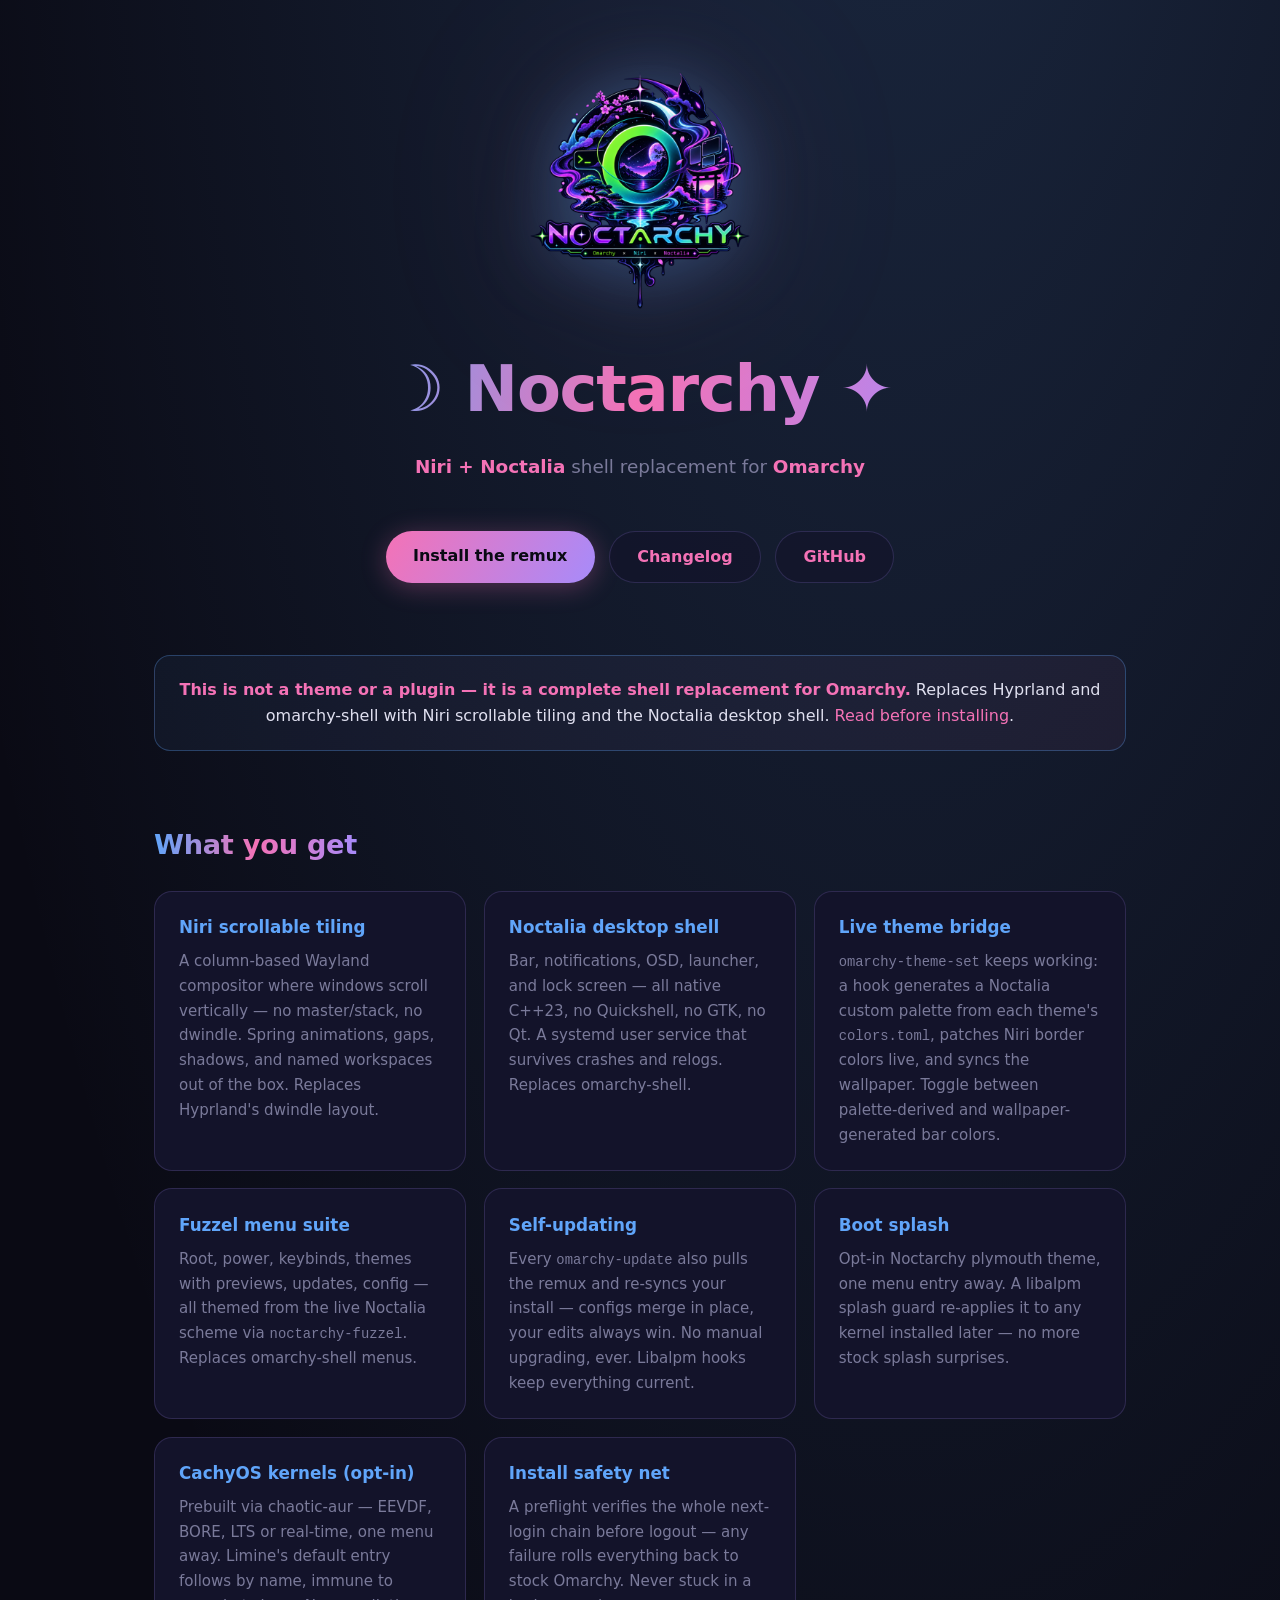
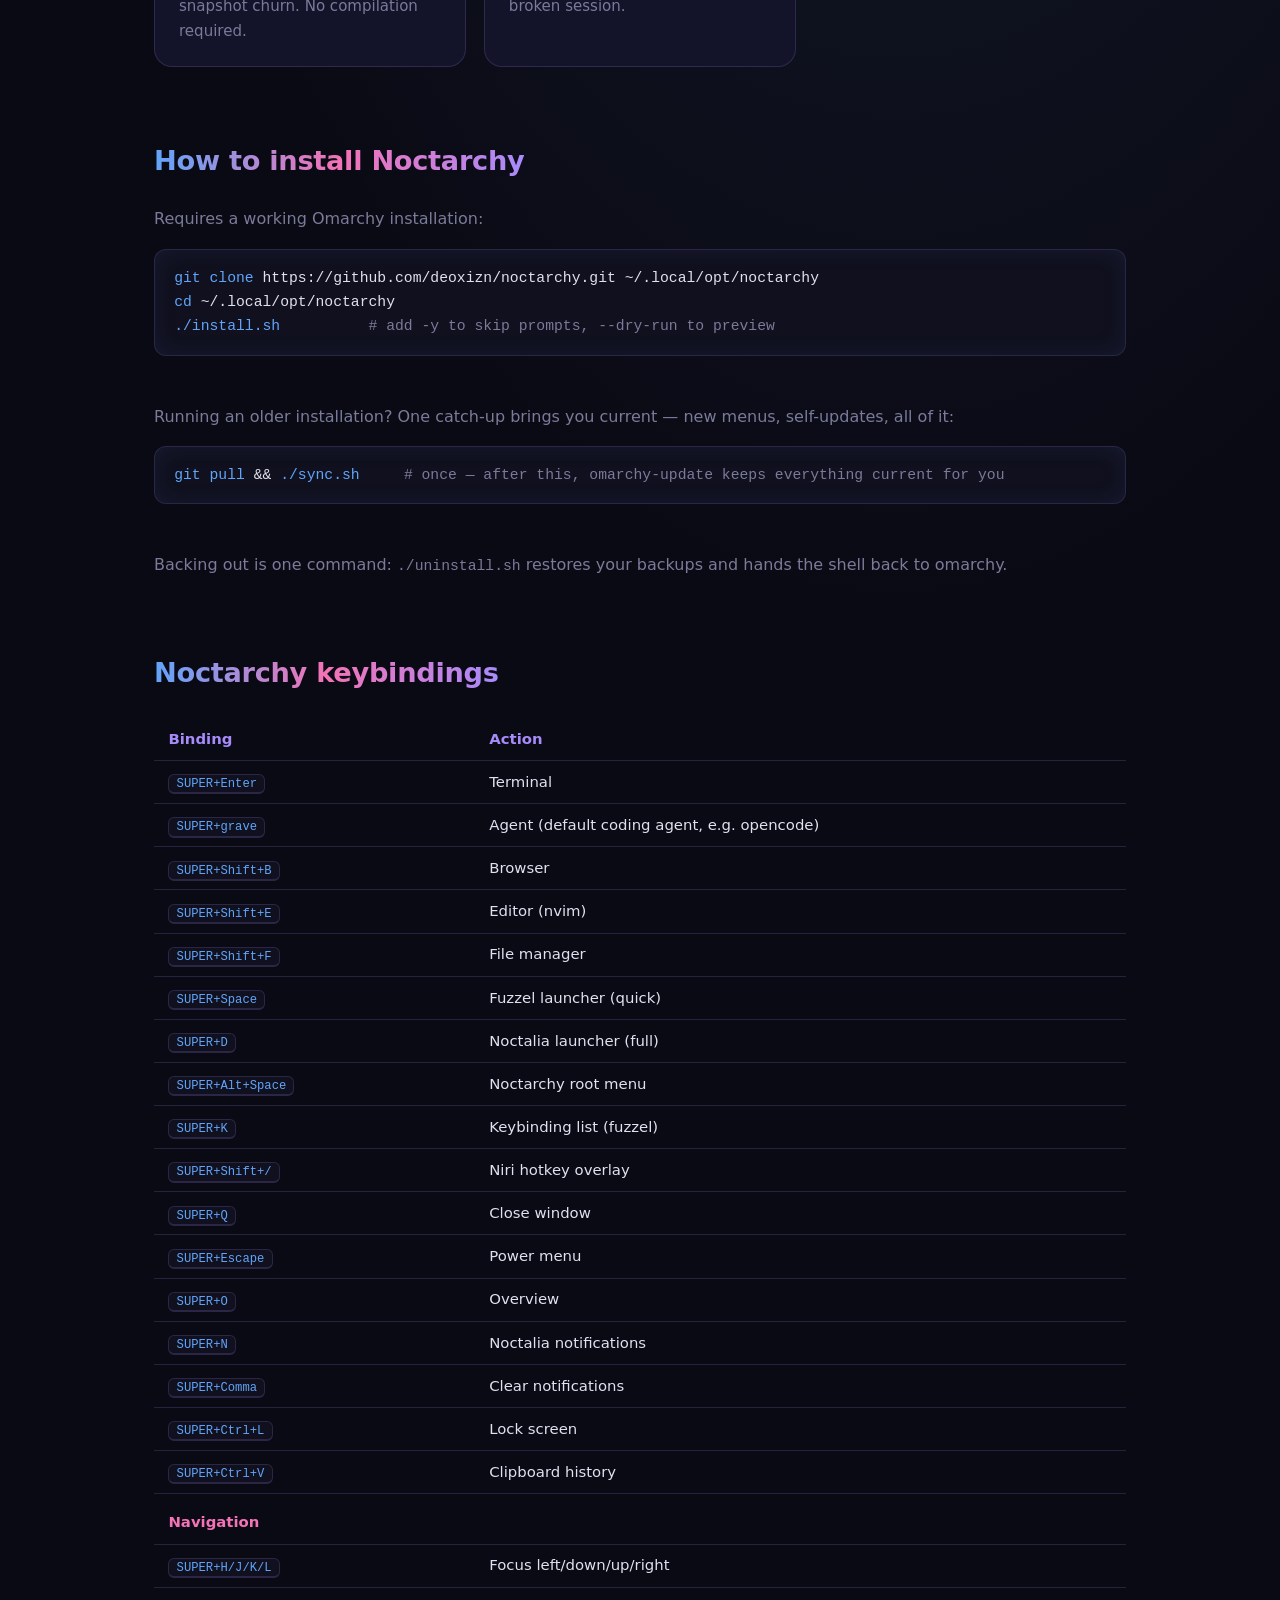
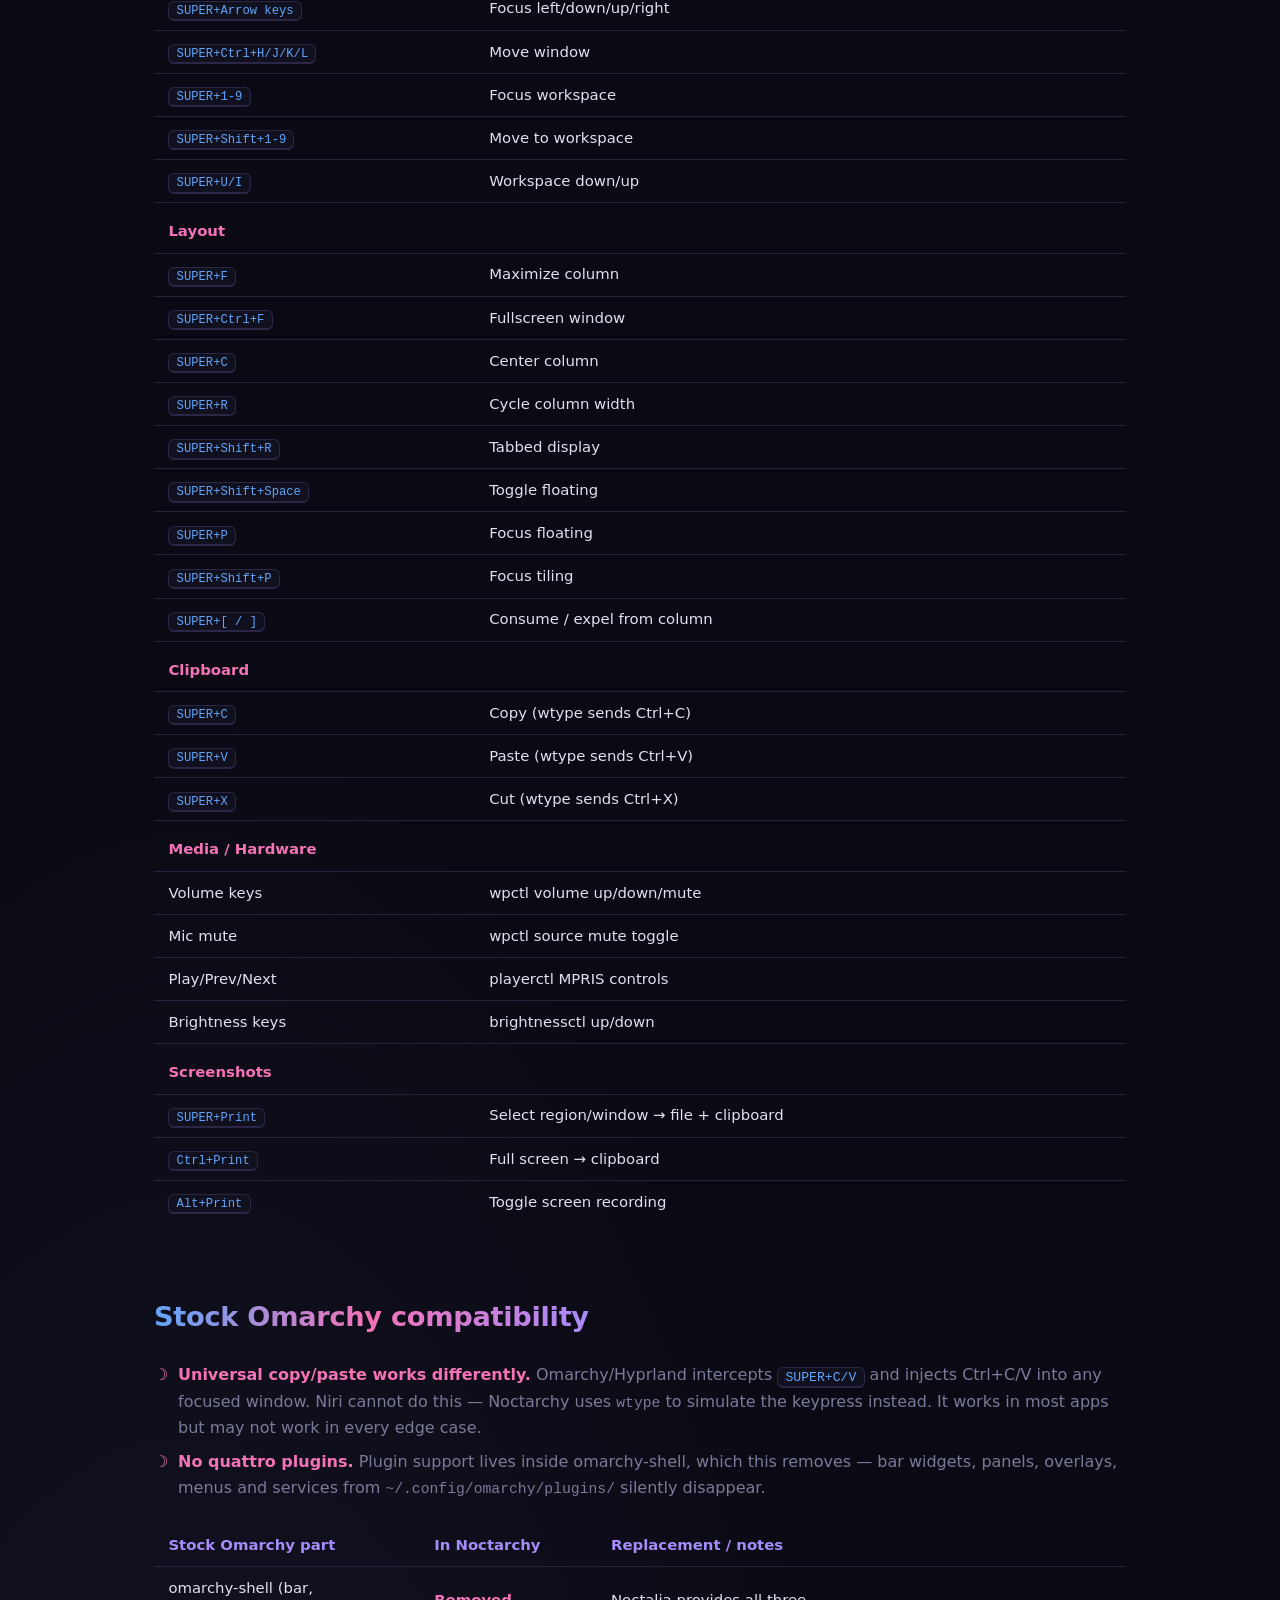
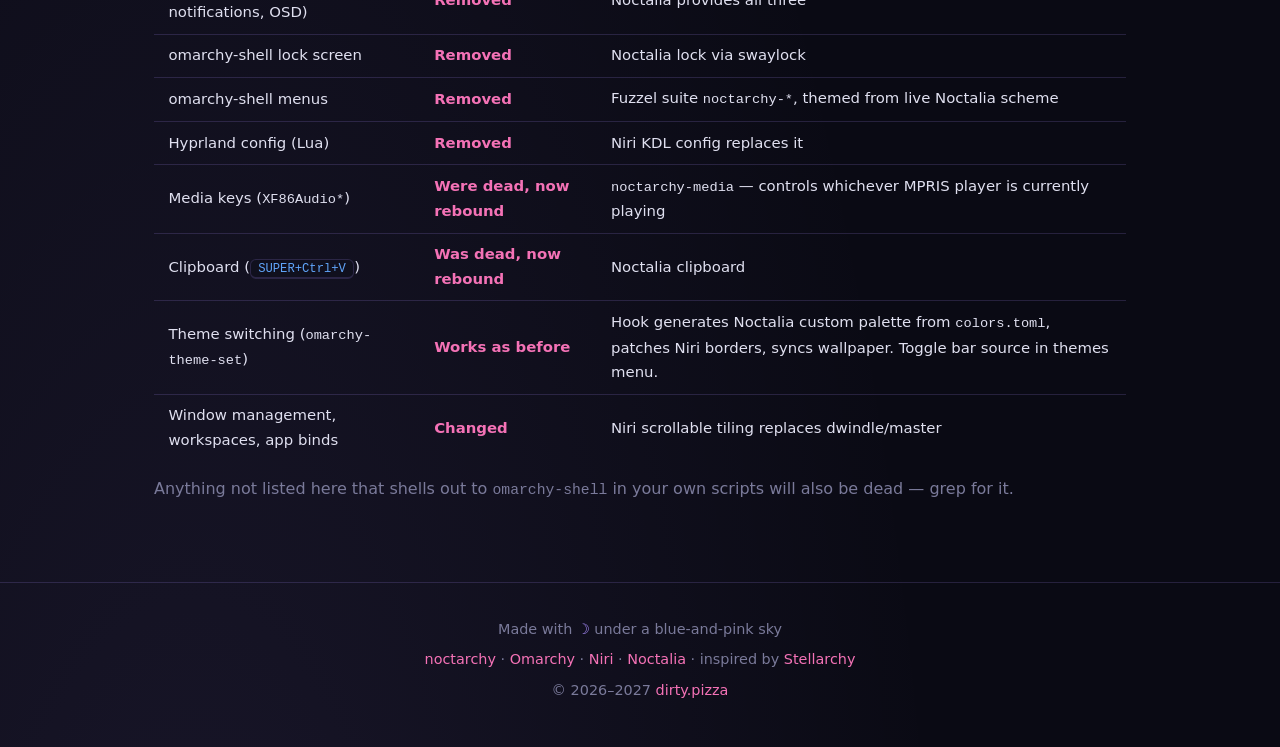
<file: docs/index.html>
<!DOCTYPE html>
<html lang="en">
<head>
<meta charset="UTF-8">
<meta name="viewport" content="width=device-width, initial-scale=1.0">
<title>Noctarchy — Niri + Noctalia Shell Replacement for Omarchy | Arch Linux</title>
<meta name="description" content="Noctarchy replaces Hyprland and omarchy-shell on Omarchy with Niri scrollable tiling and the Noctalia desktop shell. Live theme bridging, CachyOS kernel menu, self-updating sync, and a preflight safety net — one command to install.">
<meta name="keywords" content="Noctarchy, Omarchy, Niri, Noctalia, Wayland, Arch Linux, shell replacement, tiling window manager, scrollable tiling, CachyOS kernel, desktop shell, Hyprland replacement, Niri config, Noctalia shell, Omarchy remux, Linux rice, dwm, sway, fuzzel, plymouth, boot splash">
<meta name="author" content="Deoxizn">
<meta name="robots" content="index, follow">
<link rel="canonical" href="https://noctarchy.dirty.pizza/">
<meta name="theme-color" content="#0a0a14">
<meta property="og:type" content="website">
<meta property="og:site_name" content="Noctarchy">
<meta property="og:url" content="https://noctarchy.dirty.pizza/">
<meta property="og:title" content="Noctarchy — Niri + Noctalia Shell Replacement for Omarchy">
<meta property="og:description" content="Replace Hyprland with Niri scrollable tiling and Noctalia on Omarchy. Live theme bridging, CachyOS kernels, self-updating sync, and a safety net installer.">
<meta property="og:image" content="https://noctarchy.dirty.pizza/branding/noctarchy.png">
<meta property="og:image:alt" content="Noctarchy — a dark Wayland shell with blue and pink accents">
<meta property="og:locale" content="en_US">
<meta name="twitter:card" content="summary_large_image">
<meta name="twitter:title" content="Noctarchy — Niri + Noctalia Shell Replacement for Omarchy">
<meta name="twitter:description" content="Replace Hyprland with Niri scrollable tiling and Noctalia on Omarchy. Live theme bridging, CachyOS kernels, self-updating sync, and a safety net installer.">
<meta name="twitter:image" content="https://noctarchy.dirty.pizza/branding/noctarchy.png">
<script type="application/ld+json">
{
  "@context": "https://schema.org",
  "@type": "SoftwareApplication",
  "name": "Noctarchy",
  "description": "Niri + Noctalia shell replacement for Omarchy — scrollable tiling, live theme bridging, CachyOS kernel menu, self-updating sync hook, and a preflight safety net.",
  "url": "https://noctarchy.dirty.pizza/",
  "applicationCategory": "DeveloperApplication",
  "operatingSystem": "Arch Linux",
  "offers": {
    "@type": "Offer",
    "price": "0",
    "priceCurrency": "USD"
  },
  "softwareVersion": "latest",
  "downloadUrl": "https://github.com/deoxizn/noctarchy",
  "screenshot": "https://noctarchy.dirty.pizza/branding/noctarchy.png",
  "author": {
    "@type": "Person",
    "name": "Deoxizn"
  }
}
</script>
<link rel="icon" type="image/png" href="branding/noctarchy.png">
<style>
  :root {
    --bg: #0a0a14;
    --bg-soft: #10101e;
    --card: #13132a;
    --blue: #60a5fa;
    --pink: #f472b6;
    --purple: #a78bfa;
    --text: #e0e0f0;
    --muted: #7a7a9a;
    --line: rgba(167, 139, 250, 0.18);
  }
  * { margin: 0; padding: 0; box-sizing: border-box; }
  html { scroll-behavior: smooth; }
  body {
    background:
      radial-gradient(ellipse 80% 50% at 70% -10%, rgba(96, 165, 250, 0.20), transparent),
      radial-gradient(ellipse 60% 40% at 15% 110%, rgba(167, 139, 250, 0.10), transparent),
      var(--bg);
    color: var(--text);
    font-family: system-ui, -apple-system, "Segoe UI", sans-serif;
    line-height: 1.65;
    overflow-x: hidden;
  }

  .wrap { max-width: 1020px; margin: 0 auto; padding: 0 1.5rem; }
  section.wrap { margin-top: 4.5rem; margin-bottom: 1.5rem; }
  h2 {
    font-size: 1.7rem; margin-bottom: 1.4rem; letter-spacing: -0.01em;
    background: linear-gradient(90deg, var(--blue), var(--pink), var(--purple));
    -webkit-background-clip: text; background-clip: text; color: transparent;
    width: fit-content;
  }
  p { color: var(--text); }
  .muted { color: var(--muted); }
  a { color: var(--pink); text-decoration: none; }
  a:hover { color: var(--purple); text-decoration: underline; }

  code, pre {
    font-family: ui-monospace, "JetBrains Mono", "Fira Code", monospace;
    font-size: 0.92em;
  }
  pre {
    background: var(--bg-soft); border: 1px solid var(--line);
    border-radius: 12px; padding: 1rem 1.2rem; overflow-x: auto;
    box-shadow: inset 0 0 24px rgba(96, 165, 250, 0.08);
  }
  pre .c { color: var(--muted); } pre .g { color: var(--blue); }

  /* ── hero ──────────────────────────────────── */
  header.wrap { text-align: center; position: relative; margin-top: 4.5rem; margin-bottom: 3rem; }
  .logo {
    width: clamp(150px, 22vw, 220px); border-radius: 24px;
    filter: drop-shadow(0 0 34px rgba(96, 165, 250, 0.35)) drop-shadow(0 0 90px rgba(244, 114, 182, 0.12));
  }
  h1 {
    font-size: clamp(2.4rem, 7vw, 4rem); margin-top: 1.2rem; letter-spacing: -0.02em;
    background: linear-gradient(100deg, var(--blue) 15%, var(--pink) 50%, var(--purple) 85%);
    -webkit-background-clip: text; background-clip: text; color: transparent;
  }
  .tagline { font-size: 1.15rem; color: var(--muted); margin-top: 0.6rem; }
  .tagline b { color: var(--pink); font-weight: 600; }
  .cta-row { display: flex; gap: 0.9rem; justify-content: center; margin-top: 3rem; flex-wrap: wrap; }
  .btn {
    display: inline-block; padding: 0.75rem 1.7rem; border-radius: 999px;
    font-weight: 600; transition: transform .15s ease, box-shadow .15s ease;
  }
  .btn:hover { text-decoration: none; transform: translateY(-2px); }
  .btn-pink {
    background: linear-gradient(120deg, var(--pink), var(--purple));
    color: #0a0a14 !important;
    box-shadow: 0 4px 26px rgba(244, 114, 182, 0.30);
  }
  .btn-ghost {
    border: 1px solid var(--line); color: var(--pink) !important; background: rgba(19,19,42,.6);
  }
  .btn-ghost:hover { border-color: var(--pink); }

  /* ── callout ───────────────────────────────── */
  .callout {
    border: 1px solid rgba(96, 165, 250, 0.30);
    background: linear-gradient(120deg, rgba(96,165,250,.06), rgba(244,114,182,.06));
    border-radius: 16px; padding: 1.3rem 1.5rem; margin-top: 1rem;
    text-align: center;
  }
  .callout b { color: var(--pink); }

  /* ── cards ─────────────────────────────────── */
  .grid { display: grid; grid-template-columns: repeat(auto-fit, minmax(280px, 1fr)); gap: 1.1rem; }
  .card {
    background: var(--card); border: 1px solid var(--line); border-radius: 18px;
    padding: 1.4rem 1.5rem; transition: transform .18s ease, border-color .18s ease, box-shadow .18s ease;
  }
  .card:hover {
    transform: translateY(-4px); border-color: rgba(167, 139, 250, 0.40);
    box-shadow: 0 10px 34px rgba(96, 165, 250, 0.18);
  }
  .card h3 { font-size: 1.05rem; color: var(--blue); margin-bottom: 0.45rem; }
  .card p { font-size: 0.94rem; color: var(--muted); }

  /* ── tables ────────────────────────────────── */
  table { width: 100%; border-collapse: collapse; font-size: 0.93rem; }
  th, td { text-align: left; padding: 0.55rem 0.9rem; border-bottom: 1px solid var(--line); }
  th { color: var(--purple); font-weight: 600; white-space: nowrap; }
  td kbd, kbd {
    font-family: ui-monospace, monospace; font-size: 0.82em;
    background: var(--bg-soft); border: 1px solid var(--line); border-bottom-width: 2px;
    border-radius: 6px; padding: 0.1rem 0.45rem; color: var(--blue);
  }
  tr:last-child td { border-bottom: none; }

  ul.nice { list-style: none; }
  ul.nice li { padding-left: 1.5rem; position: relative; margin: 0.45rem 0; color: var(--muted); }
  ul.nice li::before { content: "☽"; position: absolute; left: 0; color: var(--pink); }
  ul.nice li b, td b { color: var(--pink); font-weight: 600; }

  /* ── changelog ─────────────────────────────── */
  .cl-entry { margin-bottom: 1.6rem; }
  .cl-date { font-weight: 600; color: var(--purple); margin-bottom: 0.3rem; font-size: 0.95rem; }
  .cl-entry ul { list-style: none; }
  .cl-entry li { padding-left: 1.2rem; position: relative; margin: 0.35rem 0; color: var(--muted); font-size: 0.93rem; }
  .cl-entry li::before { content: "—"; position: absolute; left: 0; color: var(--pink); }

  footer {
    margin-top: 5rem; padding: 2.2rem 0 3rem; text-align: center;
    color: var(--muted); font-size: 0.9rem;
    border-top: 1px solid var(--line);
  }
  footer .moon { color: var(--purple); }
</style>
</head>
<body>

<header class="wrap">
  <img src="branding/noctarchy.png" alt="Noctarchy logo — dark Wayland desktop shell with crescent moon and blue-pink gradient" class="logo">
  <h1>☽ Noctarchy ✦</h1>
  <p class="tagline"><b>Niri + Noctalia</b> shell replacement for <b>Omarchy</b></p>
  <nav class="cta-row">
    <a class="btn btn-pink" href="#install">Install the remux</a>
    <a class="btn btn-ghost" href="https://github.com/deoxizn/noctarchy/blob/master/CHANGELOG.md" target="_blank" rel="noopener">Changelog</a>
    <a class="btn btn-ghost" href="https://github.com/deoxizn/noctarchy" target="_blank" rel="noopener">GitHub</a>
  </nav>
</header>

<section class="wrap">
  <div class="callout">
    <b>This is not a theme or a plugin — it is a complete shell replacement for Omarchy.</b>
    Replaces Hyprland and omarchy-shell with Niri scrollable tiling and the Noctalia desktop shell.
    <a href="#limits">Read before installing</a>.
  </div>
</section>

<section class="wrap" id="features">
  <h2>What you get</h2>
  <div class="grid">
    <div class="card"><h3>Niri scrollable tiling</h3><p>A column-based Wayland compositor where windows scroll vertically — no master/stack, no dwindle. Spring animations, gaps, shadows, and named workspaces out of the box. Replaces Hyprland's dwindle layout.</p></div>
    <div class="card"><h3>Noctalia desktop shell</h3><p>Bar, notifications, OSD, launcher, and lock screen — all native C++23, no Quickshell, no GTK, no Qt. A systemd user service that survives crashes and relogs. Replaces omarchy-shell.</p></div>
    <div class="card"><h3>Live theme bridge</h3><p><code>omarchy-theme-set</code> keeps working: a hook generates a Noctalia custom palette from each theme's <code>colors.toml</code>, patches Niri border colors live, and syncs the wallpaper. Toggle between palette-derived and wallpaper-generated bar colors.</p></div>
    <div class="card"><h3>Fuzzel menu suite</h3><p>Root, power, keybinds, themes with previews, updates, config — all themed from the live Noctalia scheme via <code>noctarchy-fuzzel</code>. Replaces omarchy-shell menus.</p></div>
    <div class="card"><h3>Self-updating</h3><p>Every <code>omarchy-update</code> also pulls the remux and re-syncs your install — configs merge in place, your edits always win. No manual upgrading, ever. Libalpm hooks keep everything current.</p></div>
    <div class="card"><h3>Boot splash</h3><p>Opt-in Noctarchy plymouth theme, one menu entry away. A libalpm splash guard re-applies it to any kernel installed later — no more stock splash surprises.</p></div>
    <div class="card"><h3>CachyOS kernels (opt-in)</h3><p>Prebuilt via chaotic-aur — EEVDF, BORE, LTS or real-time, one menu away. Limine's default entry follows by name, immune to snapshot churn. No compilation required.</p></div>
    <div class="card"><h3>Install safety net</h3><p>A preflight verifies the whole next-login chain before logout — any failure rolls everything back to stock Omarchy. Never stuck in a broken session.</p></div>
  </div>
</section>

<section class="wrap" id="install">
  <h2>How to install Noctarchy</h2>
  <p class="muted" style="margin-bottom:1rem;">Requires a working Omarchy installation:</p>
<pre><span class="g">git clone</span> https://github.com/deoxizn/noctarchy.git ~/.local/opt/noctarchy
<span class="g">cd</span> ~/.local/opt/noctarchy
<span class="g">./install.sh</span>          <span class="c"># add -y to skip prompts, --dry-run to preview</span></pre>
  <p class="muted" style="margin:3rem 0 1rem;">Running an older installation? One catch-up brings you current — new menus, self-updates, all of it:</p>
<pre><span class="g">git pull</span> &amp;&amp; <span class="g">./sync.sh</span>     <span class="c"># once — after this, omarchy-update keeps everything current for you</span></pre>
  <p class="muted" style="margin-top:3rem;">Backing out is one command: <code>./uninstall.sh</code> restores your backups and hands the shell back to omarchy.</p>
</section>

<section class="wrap" id="keys">
  <h2>Noctarchy keybindings</h2>
  <table>
    <tr><th>Binding</th><th>Action</th></tr>
    <tr><td><kbd>SUPER+Enter</kbd></td><td>Terminal</td></tr>
    <tr><td><kbd>SUPER+grave</kbd></td><td>Agent (default coding agent, e.g. opencode)</td></tr>
    <tr><td><kbd>SUPER+Shift+B</kbd></td><td>Browser</td></tr>
    <tr><td><kbd>SUPER+Shift+E</kbd></td><td>Editor (nvim)</td></tr>
    <tr><td><kbd>SUPER+Shift+F</kbd></td><td>File manager</td></tr>
    <tr><td><kbd>SUPER+Space</kbd></td><td>Fuzzel launcher (quick)</td></tr>
    <tr><td><kbd>SUPER+D</kbd></td><td>Noctalia launcher (full)</td></tr>
    <tr><td><kbd>SUPER+Alt+Space</kbd></td><td>Noctarchy root menu</td></tr>
    <tr><td><kbd>SUPER+K</kbd></td><td>Keybinding list (fuzzel)</td></tr>
    <tr><td><kbd>SUPER+Shift+/</kbd></td><td>Niri hotkey overlay</td></tr>
    <tr><td><kbd>SUPER+Q</kbd></td><td>Close window</td></tr>
    <tr><td><kbd>SUPER+Escape</kbd></td><td>Power menu</td></tr>
    <tr><td><kbd>SUPER+O</kbd></td><td>Overview</td></tr>
    <tr><td><kbd>SUPER+N</kbd></td><td>Noctalia notifications</td></tr>
    <tr><td><kbd>SUPER+Comma</kbd></td><td>Clear notifications</td></tr>
    <tr><td><kbd>SUPER+Ctrl+L</kbd></td><td>Lock screen</td></tr>
    <tr><td><kbd>SUPER+Ctrl+V</kbd></td><td>Clipboard history</td></tr>
    <tr><td colspan="2" style="padding-top:1rem;"><b>Navigation</b></td></tr>
    <tr><td><kbd>SUPER+H/J/K/L</kbd></td><td>Focus left/down/up/right</td></tr>
    <tr><td><kbd>SUPER+Arrow keys</kbd></td><td>Focus left/down/up/right</td></tr>
    <tr><td><kbd>SUPER+Ctrl+H/J/K/L</kbd></td><td>Move window</td></tr>
    <tr><td><kbd>SUPER+1-9</kbd></td><td>Focus workspace</td></tr>
    <tr><td><kbd>SUPER+Shift+1-9</kbd></td><td>Move to workspace</td></tr>
    <tr><td><kbd>SUPER+U/I</kbd></td><td>Workspace down/up</td></tr>
    <tr><td colspan="2" style="padding-top:1rem;"><b>Layout</b></td></tr>
    <tr><td><kbd>SUPER+F</kbd></td><td>Maximize column</td></tr>
    <tr><td><kbd>SUPER+Ctrl+F</kbd></td><td>Fullscreen window</td></tr>
    <tr><td><kbd>SUPER+C</kbd></td><td>Center column</td></tr>
    <tr><td><kbd>SUPER+R</kbd></td><td>Cycle column width</td></tr>
    <tr><td><kbd>SUPER+Shift+R</kbd></td><td>Tabbed display</td></tr>
    <tr><td><kbd>SUPER+Shift+Space</kbd></td><td>Toggle floating</td></tr>
    <tr><td><kbd>SUPER+P</kbd></td><td>Focus floating</td></tr>
    <tr><td><kbd>SUPER+Shift+P</kbd></td><td>Focus tiling</td></tr>
    <tr><td><kbd>SUPER+[ / ]</kbd></td><td>Consume / expel from column</td></tr>
    <tr><td colspan="2" style="padding-top:1rem;"><b>Clipboard</b></td></tr>
    <tr><td><kbd>SUPER+C</kbd></td><td>Copy (wtype sends Ctrl+C)</td></tr>
    <tr><td><kbd>SUPER+V</kbd></td><td>Paste (wtype sends Ctrl+V)</td></tr>
    <tr><td><kbd>SUPER+X</kbd></td><td>Cut (wtype sends Ctrl+X)</td></tr>
    <tr><td colspan="2" style="padding-top:1rem;"><b>Media / Hardware</b></td></tr>
    <tr><td>Volume keys</td><td>wpctl volume up/down/mute</td></tr>
    <tr><td>Mic mute</td><td>wpctl source mute toggle</td></tr>
    <tr><td>Play/Prev/Next</td><td>playerctl MPRIS controls</td></tr>
    <tr><td>Brightness keys</td><td>brightnessctl up/down</td></tr>
    <tr><td colspan="2" style="padding-top:1rem;"><b>Screenshots</b></td></tr>
    <tr><td><kbd>SUPER+Print</kbd></td><td>Select region/window → file + clipboard</td></tr>
    <tr><td><kbd>Ctrl+Print</kbd></td><td>Full screen → clipboard</td></tr>
    <tr><td><kbd>Alt+Print</kbd></td><td>Toggle screen recording</td></tr>
  </table>
</section>

<section class="wrap" id="limits">
  <h2>Stock Omarchy compatibility</h2>
  <ul class="nice">
    <li><b>Universal copy/paste works differently.</b> Omarchy/Hyprland intercepts <kbd>SUPER+C/V</kbd> and injects Ctrl+C/V into any focused window. Niri cannot do this — Noctarchy uses <code>wtype</code> to simulate the keypress instead. It works in most apps but may not work in every edge case.</li>
    <li><b>No quattro plugins.</b> Plugin support lives inside omarchy-shell, which this removes — bar widgets, panels, overlays, menus and services from <code>~/.config/omarchy/plugins/</code> silently disappear.</li>
  </ul>
  <table style="margin-top:1.4rem;">
    <tr><th>Stock Omarchy part</th><th>In Noctarchy</th><th>Replacement / notes</th></tr>
    <tr><td>omarchy-shell (bar, notifications, OSD)</td><td><b>Removed</b></td><td>Noctalia provides all three</td></tr>
    <tr><td>omarchy-shell lock screen</td><td><b>Removed</b></td><td>Noctalia lock via swaylock</td></tr>
    <tr><td>omarchy-shell menus</td><td><b>Removed</b></td><td>Fuzzel suite <code>noctarchy-*</code>, themed from live Noctalia scheme</td></tr>
    <tr><td>Hyprland config (Lua)</td><td><b>Removed</b></td><td>Niri KDL config replaces it</td></tr>
    <tr><td>Media keys (<code>XF86Audio*</code>)</td><td><b>Were dead, now rebound</b></td><td><code>noctarchy-media</code> — controls whichever MPRIS player is currently playing</td></tr>
    <tr><td>Clipboard (<kbd>SUPER+Ctrl+V</kbd>)</td><td><b>Was dead, now rebound</b></td><td>Noctalia clipboard</td></tr>
    <tr><td>Theme switching (<code>omarchy-theme-set</code>)</td><td><b>Works as before</b></td><td>Hook generates Noctalia custom palette from <code>colors.toml</code>, patches Niri borders, syncs wallpaper. Toggle bar source in themes menu.</td></tr>
    <tr><td>Window management, workspaces, app binds</td><td><b>Changed</b></td><td>Niri scrollable tiling replaces dwindle/master</td></tr>
  </table>
  <p class="muted" style="margin-top:0.9rem;">Anything not listed here that shells out to <code>omarchy-shell</code> in your own scripts will also be dead — grep for it.</p>
</section>

<footer>
  <div>Made with <span class="moon">☽</span> under a blue-and-pink sky</div>
  <div style="margin-top:.4rem;">
    <a href="https://github.com/deoxizn/noctarchy" target="_blank" rel="noopener">noctarchy</a> ·
    <a href="https://github.com/basecamp/omarchy" target="_blank" rel="noopener">Omarchy</a> ·
    <a href="https://github.com/niri-wm/niri" target="_blank" rel="noopener">Niri</a> ·
    <a href="https://github.com/noctalia-dev/noctalia" target="_blank" rel="noopener">Noctalia</a> ·
    inspired by <a href="https://github.com/deoxizn/stellarchy" target="_blank" rel="noopener">Stellarchy</a>
  </div>
  <div style="margin-top:.4rem;">© 2026–2027 <a href="https://dirty.pizza" target="_blank" rel="noopener">dirty.pizza</a></div>
</footer>

</body>
</html>
</file>
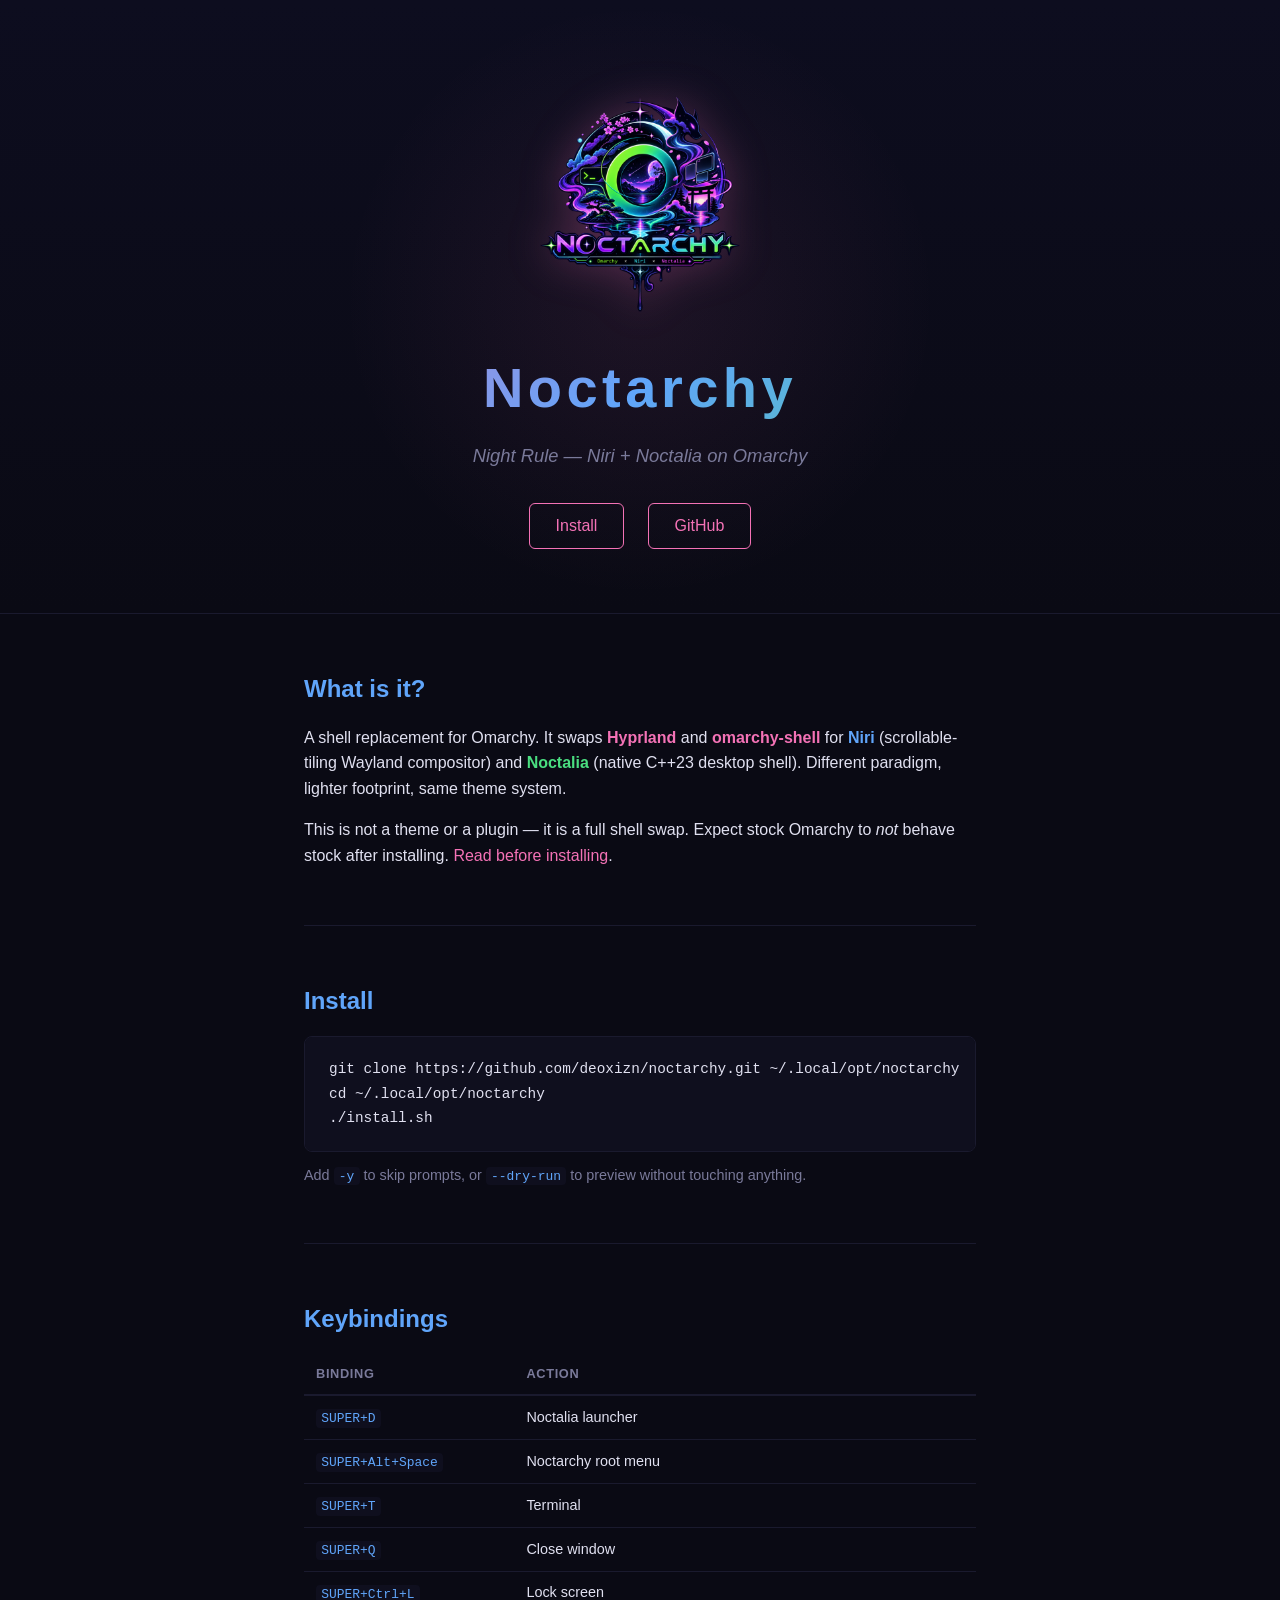
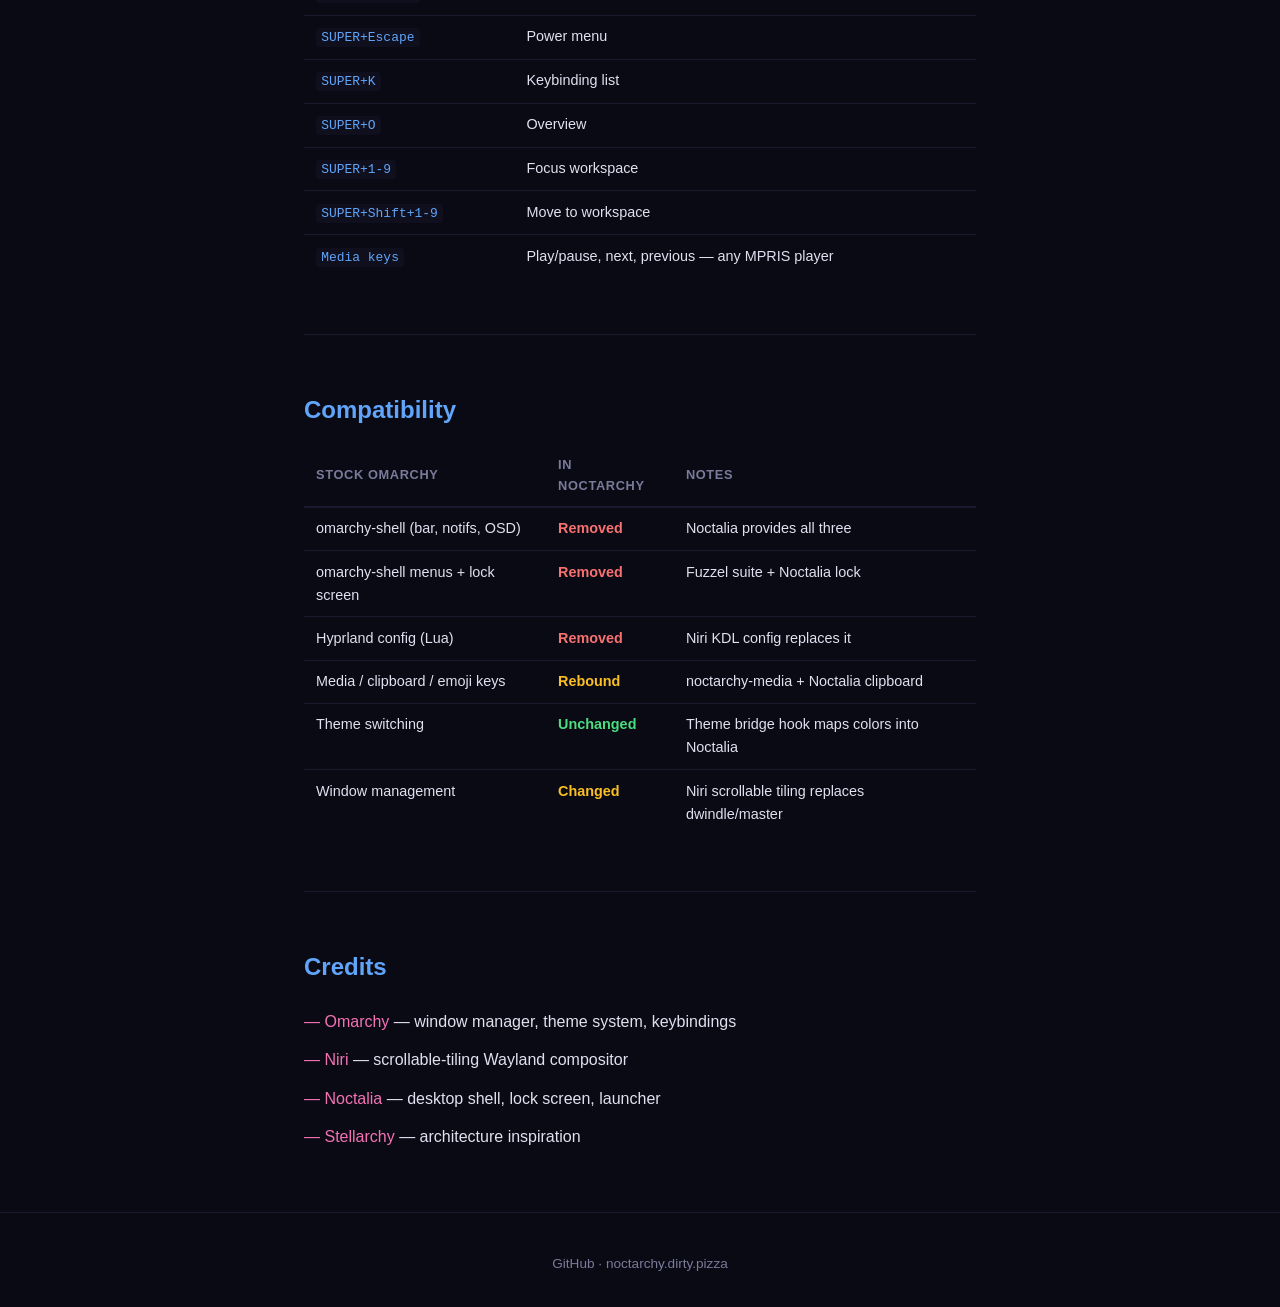
<file: website/index.html>
<!DOCTYPE html>
<html lang="en">
<head>
  <meta charset="UTF-8">
  <meta name="viewport" content="width=device-width, initial-scale=1.0">
  <title>Noctarchy — Night Rule</title>
  <meta name="description" content="Niri + Noctalia on Omarchy. A scrollable-tiling shell replacement.">
  <link rel="stylesheet" href="style.css">
  <link rel="icon" href="../branding/noctarchy.png" type="image/png">
</head>
<body>

  <header class="hero">
    <img src="../branding/noctarchy.png" alt="Noctarchy" class="logo">
    <h1>Noctarchy</h1>
    <p class="tagline">Night Rule — Niri + Noctalia on Omarchy</p>
    <div class="hero-links">
      <a href="#install">Install</a>
      <a href="https://github.com/deoxizn/noctarchy">GitHub</a>
    </div>
  </header>

  <main>

    <section id="what">
      <h2>What is it?</h2>
      <p>
        A shell replacement for Omarchy. It swaps
        <span class="strong-pink">Hyprland</span> and
        <span class="strong-pink">omarchy-shell</span> for
        <span class="strong-blue">Niri</span> (scrollable-tiling Wayland
        compositor) and <span class="strong-green">Noctalia</span> (native
        C++23 desktop shell). Different paradigm, lighter footprint, same
        theme system.
      </p>
      <p>
        This is not a theme or a plugin — it is a full shell swap. Expect
        stock Omarchy to <em>not</em> behave stock after installing.
        <a href="https://github.com/deoxizn/noctarchy#read-this-first">Read
        before installing</a>.
      </p>
    </section>

    <section id="install">
      <h2>Install</h2>
      <pre><code>git clone https://github.com/deoxizn/noctarchy.git ~/.local/opt/noctarchy
cd ~/.local/opt/noctarchy
./install.sh</code></pre>
      <p class="note">
        Add <code>-y</code> to skip prompts, or <code>--dry-run</code> to
        preview without touching anything.
      </p>
    </section>

    <section id="keybindings">
      <h2>Keybindings</h2>
      <table>
        <thead>
          <tr><th>Binding</th><th>Action</th></tr>
        </thead>
        <tbody>
          <tr><td><code>SUPER+D</code></td><td>Noctalia launcher</td></tr>
          <tr><td><code>SUPER+Alt+Space</code></td><td>Noctarchy root menu</td></tr>
          <tr><td><code>SUPER+T</code></td><td>Terminal</td></tr>
          <tr><td><code>SUPER+Q</code></td><td>Close window</td></tr>
          <tr><td><code>SUPER+Ctrl+L</code></td><td>Lock screen</td></tr>
          <tr><td><code>SUPER+Escape</code></td><td>Power menu</td></tr>
          <tr><td><code>SUPER+K</code></td><td>Keybinding list</td></tr>
          <tr><td><code>SUPER+O</code></td><td>Overview</td></tr>
          <tr><td><code>SUPER+1-9</code></td><td>Focus workspace</td></tr>
          <tr><td><code>SUPER+Shift+1-9</code></td><td>Move to workspace</td></tr>
          <tr><td><code>Media keys</code></td><td>Play/pause, next, previous — any MPRIS player</td></tr>
        </tbody>
      </table>
    </section>

    <section id="compat">
      <h2>Compatibility</h2>
      <table>
        <thead>
          <tr><th>Stock Omarchy</th><th>In Noctarchy</th><th>Notes</th></tr>
        </thead>
        <tbody>
          <tr>
            <td>omarchy-shell (bar, notifs, OSD)</td>
            <td class="removed">Removed</td>
            <td>Noctalia provides all three</td>
          </tr>
          <tr>
            <td>omarchy-shell menus + lock screen</td>
            <td class="removed">Removed</td>
            <td>Fuzzel suite + Noctalia lock</td>
          </tr>
          <tr>
            <td>Hyprland config (Lua)</td>
            <td class="removed">Removed</td>
            <td>Niri KDL config replaces it</td>
          </tr>
          <tr>
            <td>Media / clipboard / emoji keys</td>
            <td class="changed">Rebound</td>
            <td>noctarchy-media + Noctalia clipboard</td>
          </tr>
          <tr>
            <td>Theme switching</td>
            <td class="unchanged">Unchanged</td>
            <td>Theme bridge hook maps colors into Noctalia</td>
          </tr>
          <tr>
            <td>Window management</td>
            <td class="changed">Changed</td>
            <td>Niri scrollable tiling replaces dwindle/master</td>
          </tr>
        </tbody>
      </table>
    </section>

    <section id="credits">
      <h2>Credits</h2>
      <ul>
        <li><a href="https://github.com/basecamp/omarchy">Omarchy</a> — window manager, theme system, keybindings</li>
        <li><a href="https://github.com/niri-wm/niri">Niri</a> — scrollable-tiling Wayland compositor</li>
        <li><a href="https://github.com/noctalia-dev/noctalia">Noctalia</a> — desktop shell, lock screen, launcher</li>
        <li><a href="https://github.com/deoxizn/omartia-dots-remux">Stellarchy</a> — architecture inspiration</li>
      </ul>
    </section>

  </main>

  <footer>
    <p>
      <a href="https://github.com/deoxizn/noctarchy">GitHub</a>
      &middot;
      <a href="https://noctarchy.dirty.pizza">noctarchy.dirty.pizza</a>
    </p>
  </footer>

</body>
</html>
</file>
<file: website/style.css>
*,
*::before,
*::after {
  box-sizing: border-box;
  margin: 0;
  padding: 0;
}

:root {
  --bg: #0a0a14;
  --surface: #10101e;
  --border: #1a1a2e;
  --text: #e0e0f0;
  --text-dim: #7a7a9a;
  --pink: #f472b6;
  --pink-dim: #f472b644;
  --blue: #60a5fa;
  --blue-dim: #60a5fa44;
  --green: #4ade80;
  --green-dim: #4ade8044;
  --accent: #f472b6;
  --accent-hover: #fb923c;
  --code-bg: #0f0f1e;
  --removed: #f87171;
  --changed: #fbbf24;
  --unchanged: #4ade80;
}

html {
  scroll-behavior: smooth;
}

body {
  background: var(--bg);
  color: var(--text);
  font-family: -apple-system, BlinkMacSystemFont, "Segoe UI", Roboto,
    "Helvetica Neue", Arial, sans-serif;
  line-height: 1.6;
}

a {
  color: var(--pink);
  text-decoration: none;
  transition: color 0.15s;
}

a:hover {
  color: var(--accent-hover);
}

code {
  font-family: "JetBrains Mono", "Fira Code", "Cascadia Code", ui-monospace,
    monospace;
  background: var(--code-bg);
  padding: 0.15em 0.4em;
  border-radius: 4px;
  font-size: 0.9em;
  color: var(--blue);
}

/* Hero */

.hero {
  text-align: center;
  padding: 6rem 1.5rem 4rem;
  border-bottom: 1px solid var(--border);
  background: linear-gradient(180deg, #0d0d1f 0%, var(--bg) 100%);
  position: relative;
  overflow: hidden;
}

.hero::before {
  content: "";
  position: absolute;
  top: 0;
  left: 50%;
  transform: translateX(-50%);
  width: 600px;
  height: 600px;
  background: radial-gradient(circle, var(--pink-dim) 0%, transparent 70%);
  pointer-events: none;
  opacity: 0.3;
}

.logo {
  width: 200px;
  height: auto;
  margin-bottom: 1.5rem;
  position: relative;
  filter: drop-shadow(0 0 20px var(--pink-dim));
}

.hero h1 {
  font-size: 3.5rem;
  font-weight: 700;
  letter-spacing: 0.08em;
  margin-bottom: 0.5rem;
  background: linear-gradient(135deg, var(--pink), var(--blue), var(--green));
  -webkit-background-clip: text;
  -webkit-text-fill-color: transparent;
  background-clip: text;
  position: relative;
}

.tagline {
  color: var(--text-dim);
  font-size: 1.15rem;
  margin-bottom: 2rem;
  font-style: italic;
  position: relative;
}

.hero-links {
  display: flex;
  gap: 1.5rem;
  justify-content: center;
  position: relative;
}

.hero-links a {
  padding: 0.6rem 1.6rem;
  border: 1px solid var(--pink);
  border-radius: 6px;
  font-weight: 500;
  color: var(--pink);
  transition: all 0.2s;
}

.hero-links a:hover {
  background: var(--pink);
  color: var(--bg);
  box-shadow: 0 0 20px var(--pink-dim);
}

/* Main content */

main {
  max-width: 720px;
  margin: 0 auto;
  padding: 0 1.5rem;
}

section {
  padding: 3.5rem 0;
  border-bottom: 1px solid var(--border);
}

section:last-child {
  border-bottom: none;
}

h2 {
  font-size: 1.5rem;
  font-weight: 600;
  margin-bottom: 1rem;
  color: var(--blue);
}

p {
  margin-bottom: 1rem;
}

p:last-child {
  margin-bottom: 0;
}

.strong-green {
  color: var(--green);
  font-weight: 600;
}

.strong-pink {
  color: var(--pink);
  font-weight: 600;
}

.strong-blue {
  color: var(--blue);
  font-weight: 600;
}

.note {
  color: var(--text-dim);
  font-size: 0.9rem;
  margin-top: 0.75rem;
}

/* Code blocks */

pre {
  background: var(--code-bg);
  border: 1px solid var(--border);
  border-radius: 8px;
  padding: 1.25rem 1.5rem;
  overflow-x: auto;
  margin-bottom: 0.5rem;
}

pre code {
  background: none;
  padding: 0;
  font-size: 0.9rem;
  line-height: 1.7;
  color: var(--text);
}

/* Tables */

table {
  width: 100%;
  border-collapse: collapse;
  font-size: 0.9rem;
}

thead {
  text-align: left;
}

th {
  font-weight: 600;
  padding: 0.6rem 0.75rem;
  border-bottom: 2px solid var(--border);
  color: var(--text-dim);
  font-size: 0.8rem;
  text-transform: uppercase;
  letter-spacing: 0.05em;
}

td {
  padding: 0.6rem 0.75rem;
  border-bottom: 1px solid var(--border);
  vertical-align: top;
}

tbody tr:last-child td {
  border-bottom: none;
}

.removed {
  color: var(--removed);
  font-weight: 600;
}

.changed {
  color: var(--changed);
  font-weight: 600;
}

.unchanged {
  color: var(--unchanged);
  font-weight: 600;
}

/* Credits list */

#credits ul {
  list-style: none;
  padding: 0;
}

#credits li {
  padding: 0.4rem 0;
}

#credits li::before {
  content: "— ";
  color: var(--pink);
}

/* Footer */

footer {
  text-align: center;
  padding: 2.5rem 1.5rem;
  border-top: 1px solid var(--border);
  color: var(--text-dim);
  font-size: 0.85rem;
}

footer a {
  color: var(--text-dim);
}

footer a:hover {
  color: var(--pink);
}

/* Responsive */

@media (max-width: 600px) {
  .hero {
    padding: 4rem 1rem 3rem;
  }

  .logo {
    width: 130px;
  }

  .hero h1 {
    font-size: 2.2rem;
  }

  main {
    padding: 0 1rem;
  }

  section {
    padding: 2.5rem 0;
  }

  table {
    font-size: 0.8rem;
  }

  th,
  td {
    padding: 0.5rem;
  }
}
</file>
